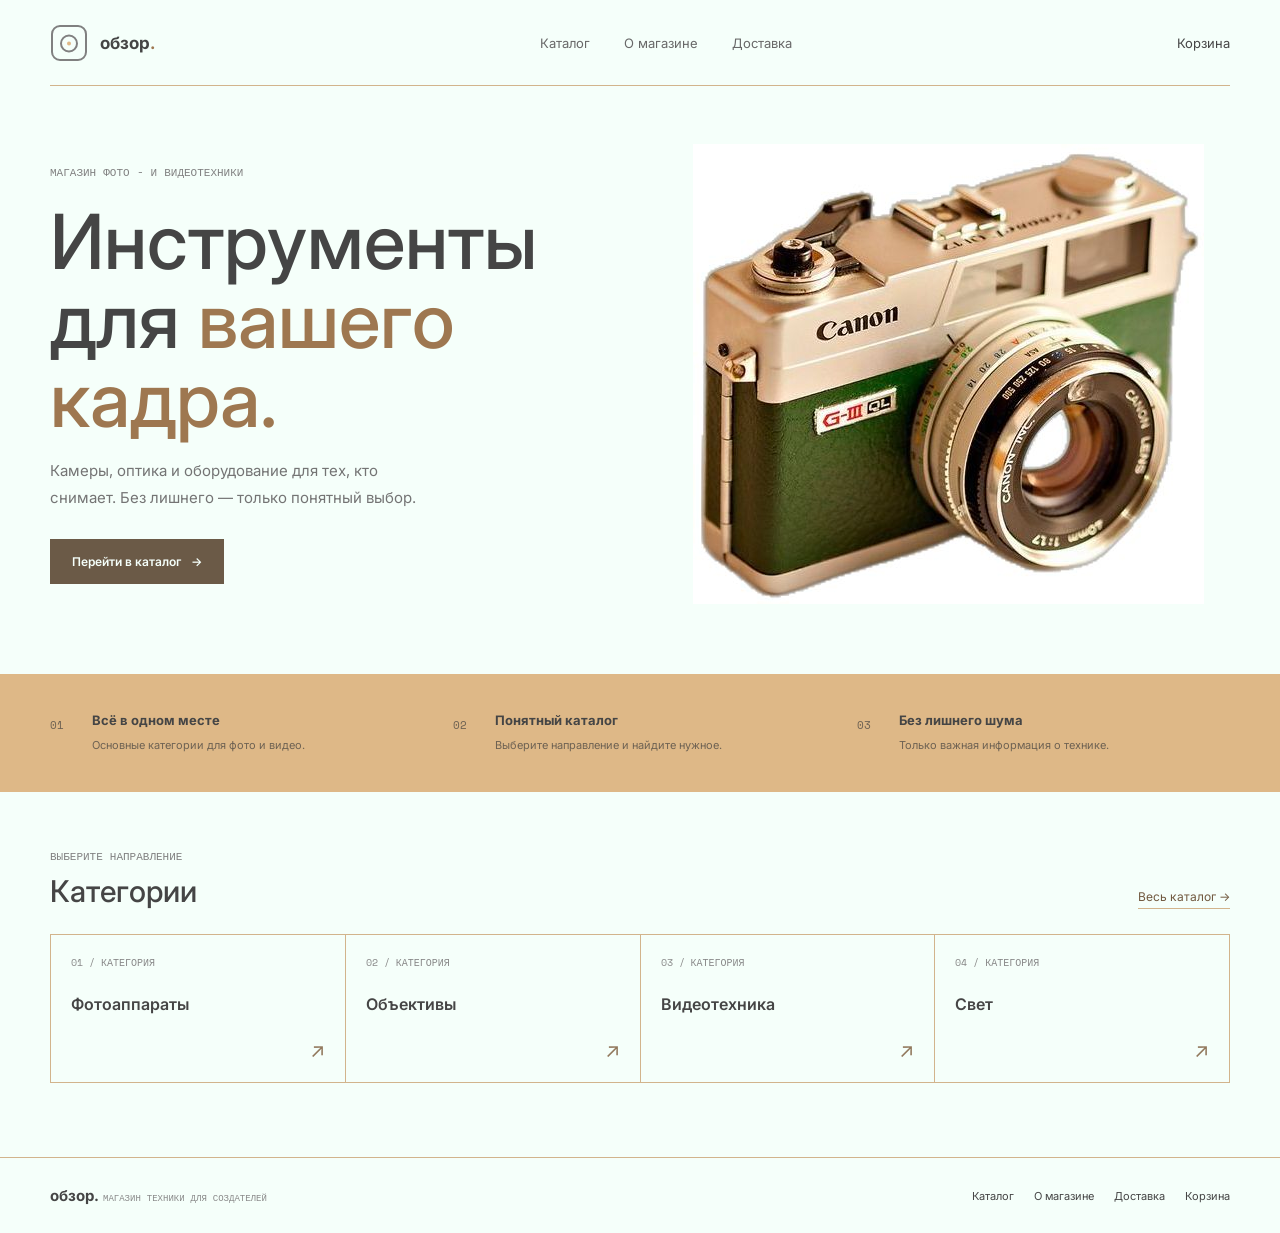
<file: index.html>
<!doctype html>
<html lang="ru">
<head>
	<meta charset="UTF-8">
	<meta name="viewport" content="width=device-width, initial-scale=1.0">
	<title>Магазин фото - и видеотехники — обзор.</title>
	<meta name="description" content="Магазин фото - и видеотехники.">
	<link rel="stylesheet" href="css/style.css">
</head>
<body>
	<div class="site-shell">

		<header class="header">
			<a href="index.html" class="brand">
    			<span class="brand-mark">
                    <svg width="36" height="36" viewBox="0 0 36 36" fill="none" xmlns="http://www.w3.org/2000/svg">
                        <rect x="1" y="1" width="34" height="34" rx="8" stroke="#808080" stroke-width="2"/>
                        <rect x="10" y="10.5" width="16" height="16" rx="8" stroke="#808080" stroke-width="2"/>
                        <rect x="16" y="16.5" width="4" height="4" rx="2" fill="#DEB887"/>
                    </svg>
    			</span>
				<span>обзор<span style="color:#9E7750">.</span></span>
			</a>
			<nav class="nav" aria-label="Основная навигация">
				<a href="catalog.html">Каталог</a>
				<a href="about.html">О магазине</a>
				<a href="delivery.html">Доставка</a>
			</nav>
			<a href="cart.html" class="cart-link">Корзина</a>
		</header>

		<main>
			<div class="container">
				<section class="hero">
					<div class="hero-copy">
						<div class="eyebrow">Магазин фото - и видеотехники</div>
						<h1>Инструменты<br>для <span>вашего кадра.</span></h1>
						<p>Камеры, оптика и оборудование для тех, кто снимает. Без лишнего — только понятный выбор.</p>
						<a href="catalog.html" class="button">Перейти в каталог <span>→</span></a>
					</div>
					<div class="hero-art">
					    <img src="assets/1.jpg" alt="Описание фото">
					</div>
				</section>
			</div>

			<section class="feature-band">
				<div class="container feature-row">
					<div class="feature">
						<span class="feature-index">01</span>
						<div>
							<strong>Всё в одном месте</strong>
							<span>Основные категории для фото и видео.</span>
						</div>
					</div>
					<div class="feature">
						<span class="feature-index">02</span>
						<div>
							<strong>Понятный каталог</strong>
							<span>Выберите направление и найдите нужное.</span>
						</div>
					</div>
					<div class="feature">
						<span class="feature-index">03</span>
						<div>
							<strong>Без лишнего шума</strong>
							<span>Только важная информация о технике.</span>
						</div>
					</div>
				</div>
			</section>

			<div class="container">
				<section class="section">
					<div class="section-head">
						<div>
							<div class="eyebrow">Выберите направление</div>
							<h2 class="section-title">Категории</h2>
						</div>
						<a href="catalog.html" class="text-link">Весь каталог →</a>
					</div>
					<div class="category-grid">
						<a href="catalog.html?category=Фотоаппараты" class="category-tile">
							<span class="category-number">01 / КАТЕГОРИЯ</span>
							<span class="category-name">Фотоаппараты</span>
							<span class="category-arrow">↗</span>
						</a>
						<a href="catalog.html?category=Объективы" class="category-tile">
							<span class="category-number">02 / КАТЕГОРИЯ</span>
							<span class="category-name">Объективы</span>
							<span class="category-arrow">↗</span>
						</a>
						<a href="catalog.html?category=Видеотехника" class="category-tile">
							<span class="category-number">03 / КАТЕГОРИЯ</span>
							<span class="category-name">Видеотехника</span>
							<span class="category-arrow">↗</span>
						</a>
						<a href="catalog.html?category=Свет" class="category-tile">
							<span class="category-number">04 / КАТЕГОРИЯ</span>
							<span class="category-name">Свет</span>
							<span class="category-arrow">↗</span>
						</a>
					</div>
				</section>

			</div>
		</main>

		<footer class="footer">
			<div class="footer-inner">
				<div class="footer-brand">
					обзор. <span class="footer-note">МАГАЗИН ТЕХНИКИ ДЛЯ СОЗДАТЕЛЕЙ</span>
				</div>
				<nav class="footer-nav">
					<a href="catalog.html">Каталог</a>
					<a href="about.html">О магазине</a>
					<a href="delivery.html">Доставка</a>
					<a href="cart.html">Корзина</a>
				</nav>
			</div>
		</footer>
	</div>
</body>
</html>
</file>
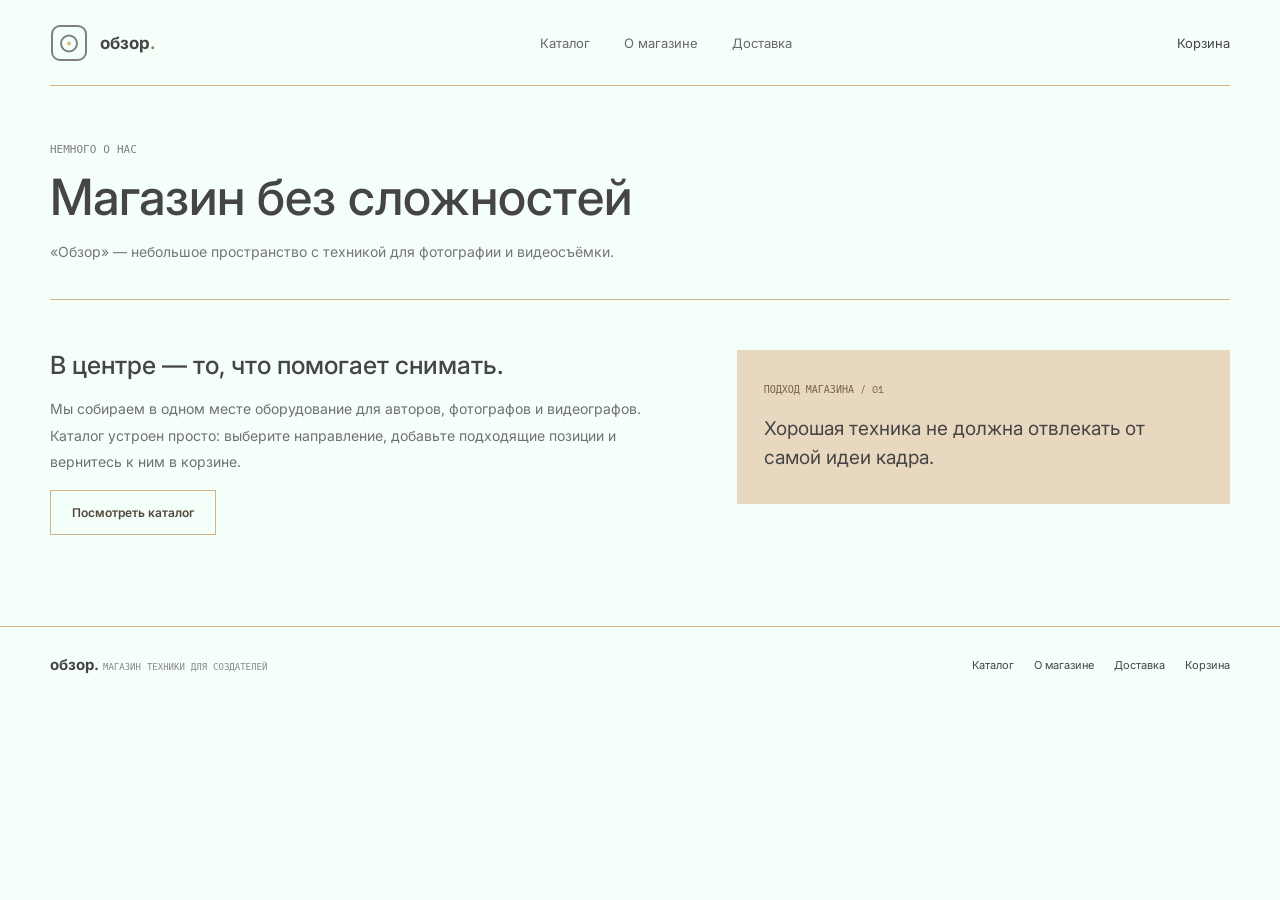
<file: about.html>
<!doctype html>
<html lang="ru">
<head>
	<meta charset="UTF-8">
	<meta name="viewport" content="width=device-width, initial-scale=1.0">
	<title>О магазине — обзор.</title>
	<meta name="description" content="Магазин фото - и видеотехники.">
	<link rel="stylesheet" href="css/style.css">
</head>
<body>
	<div class="site-shell">

		<header class="header">
			<a href="index.html" class="brand">
			    <span class="brand-mark">
                    <svg width="36" height="36" viewBox="0 0 36 36" fill="none" xmlns="http://www.w3.org/2000/svg">
                        <rect x="1" y="1" width="34" height="34" rx="8" stroke="#808080" stroke-width="2"/>
                        <rect x="10" y="10.5" width="16" height="16" rx="8" stroke="#808080" stroke-width="2"/>
                        <rect x="16" y="16.5" width="4" height="4" rx="2" fill="#DEB887"/>
                    </svg>
    			</span>
				<span>обзор<span style="color:#9E7750">.</span></span>
			</a>
			<nav class="nav" aria-label="Основная навигация">
				<a href="catalog.html">Каталог</a>
				<a href="about.html">О магазине</a>
				<a href="delivery.html">Доставка</a>
			</nav>
			<a href="cart.html" class="cart-link">Корзина</a>
		</header>

		<main>
			<div class="container">
				<div class="page-intro">
					<div class="eyebrow">Немного о нас</div>
					<h1>Магазин без сложностей</h1>
					<p>«Обзор» — небольшое пространство с техникой для фотографии и видеосъёмки.</p>
				</div>
				<div class="about-layout">
					<div class="about-copy">
						<h2>В центре — то, что помогает снимать.</h2>
						<p>Мы собираем в одном месте оборудование для авторов, фотографов и видеографов. Каталог устроен просто: выберите направление, добавьте подходящие позиции и вернитесь к ним в корзине.</p>
						<a href="catalog.html" class="button button-outline">Посмотреть каталог</a>
					</div>
					<aside class="about-note">
						<small>ПОДХОД МАГАЗИНА / 01</small>
						<p>Хорошая техника не должна отвлекать от самой идеи кадра.</p>
					</aside>
				</div>
			</div>
		</main>

		<footer class="footer">
			<div class="footer-inner">
				<div class="footer-brand">
					обзор. <span class="footer-note">МАГАЗИН ТЕХНИКИ ДЛЯ СОЗДАТЕЛЕЙ</span>
				</div>
				<nav class="footer-nav">
					<a href="catalog.html">Каталог</a>
					<a href="about.html">О магазине</a>
					<a href="delivery.html">Доставка</a>
					<a href="cart.html">Корзина</a>
				</nav>
			</div>
		</footer>
	</div>
</body>
</html>
</file>
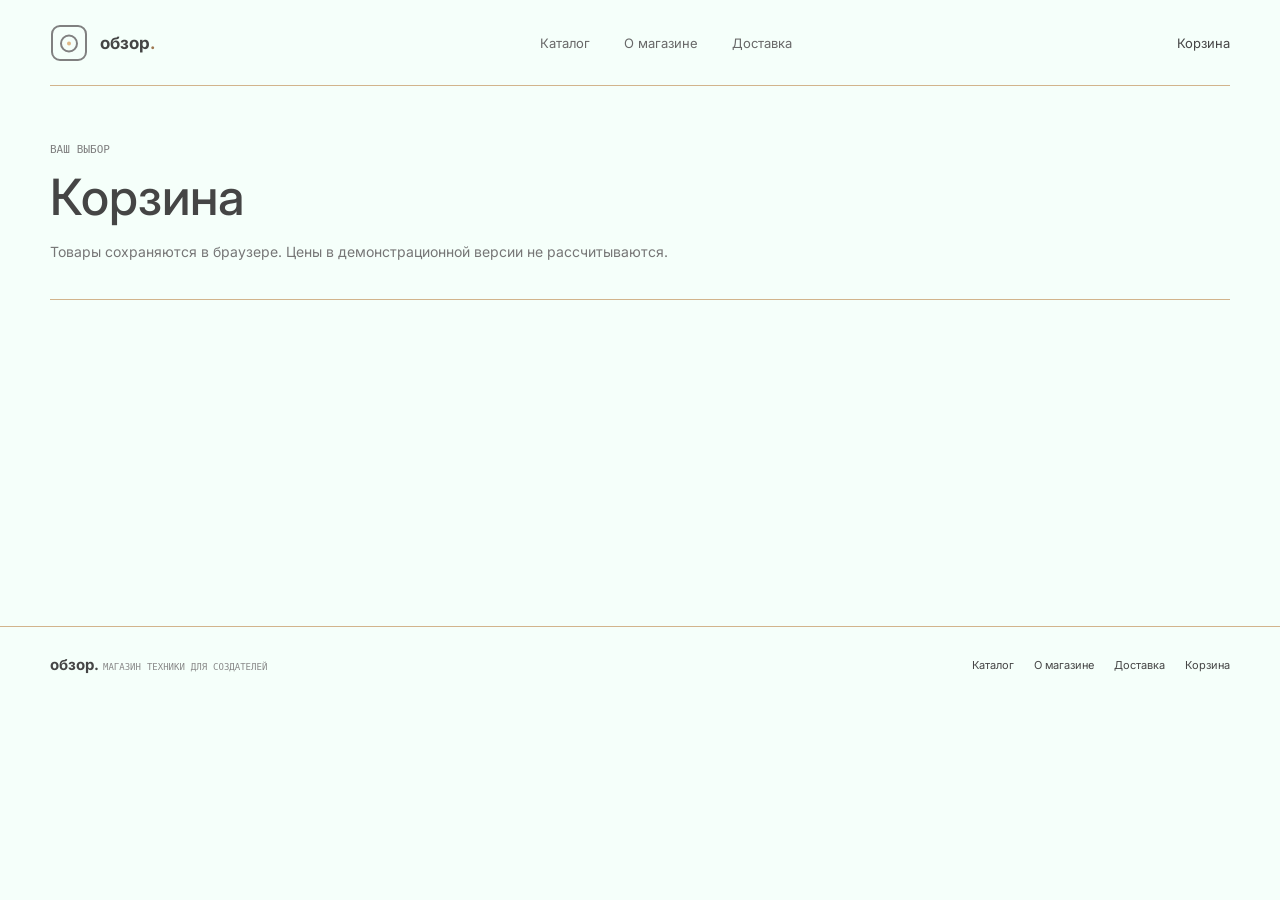
<file: cart.html>
<!doctype html>
<html lang="ru">
<head>
	<meta charset="UTF-8">
	<meta name="viewport" content="width=device-width, initial-scale=1.0">
	<title>Корзина — обзор.</title>
	<meta name="description" content="Магазин фото - и видеотехники.">
	<link rel="stylesheet" href="css/style.css">
</head>
<body>
	<div class="site-shell">

		<header class="header">
			<a href="index.html" class="brand">
			    <span class="brand-mark">
                    <svg width="36" height="36" viewBox="0 0 36 36" fill="none" xmlns="http://www.w3.org/2000/svg">
                        <rect x="1" y="1" width="34" height="34" rx="8" stroke="#808080" stroke-width="2"/>
                        <rect x="10" y="10.5" width="16" height="16" rx="8" stroke="#808080" stroke-width="2"/>
                        <rect x="16" y="16.5" width="4" height="4" rx="2" fill="#DEB887"/>
                    </svg>
    			</span>
				<span>обзор<span style="color:#9E7750">.</span></span>
			</a>
			<nav class="nav" aria-label="Основная навигация">
				<a href="catalog.html">Каталог</a>
				<a href="about.html">О магазине</a>
				<a href="delivery.html">Доставка</a>
			</nav>
			<a href="cart.html" class="cart-link">Корзина </a>
		</header>

		<main>
			<div class="container">
				<div class="page-intro">
					<div class="eyebrow">Ваш выбор</div>
					<h1>Корзина</h1>
					<p>Товары сохраняются в браузере. Цены в демонстрационной версии не рассчитываются.</p>
				</div>
				<div id="cart-content"></div>
			</div>
		</main>

		<footer class="footer">
			<div class="footer-inner">
				<div class="footer-brand">
					обзор. <span class="footer-note">МАГАЗИН ТЕХНИКИ ДЛЯ СОЗДАТЕЛЕЙ</span>
				</div>
				<nav class="footer-nav">
					<a href="catalog.html">Каталог</a>
					<a href="about.html">О магазине</a>
					<a href="delivery.html">Доставка</a>
					<a href="cart.html">Корзина</a>
				</nav>
			</div>
		</footer>
	</div>
</body>
</html>
</file>
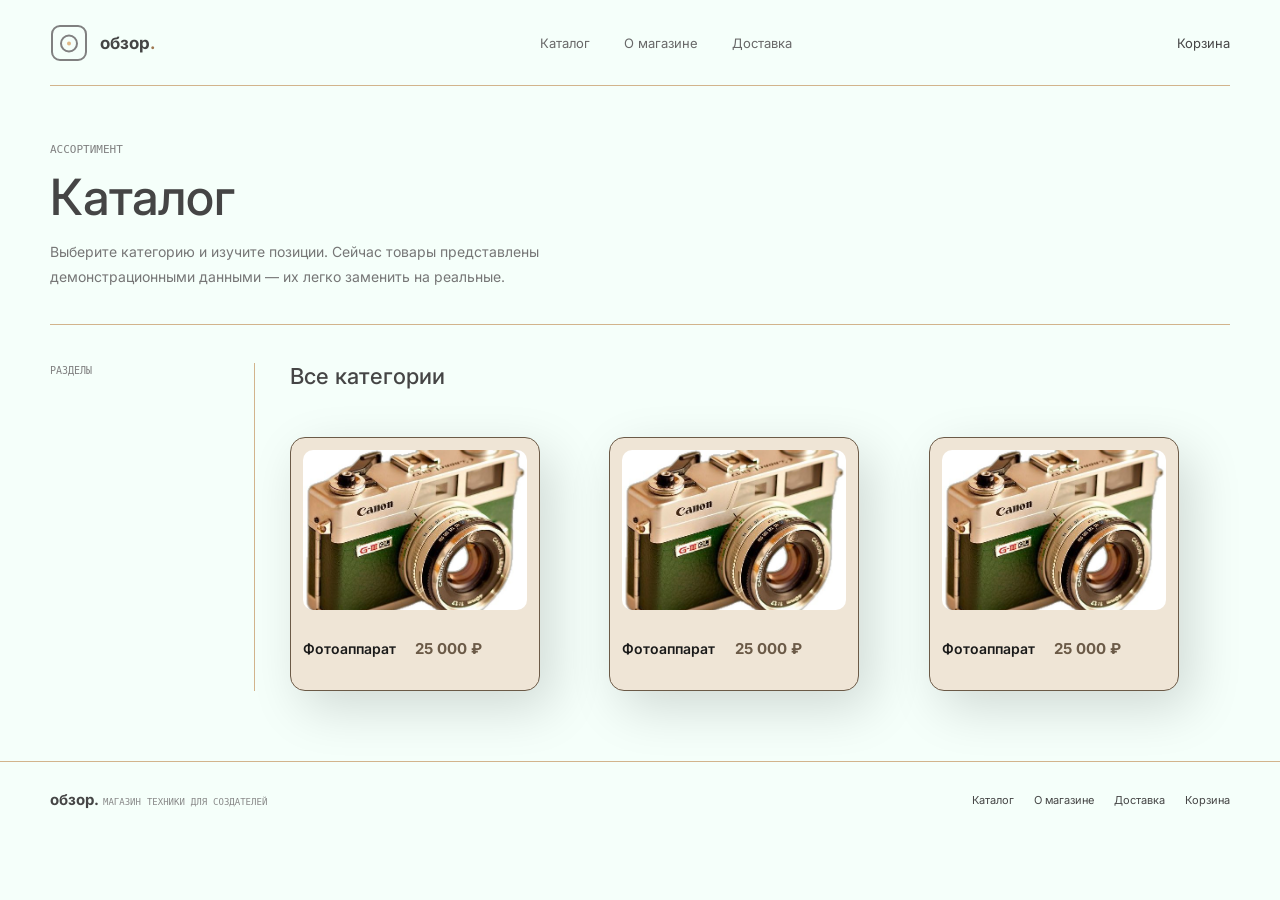
<file: catalog.html>
<!doctype html>
<html lang="ru">
<head>
	<meta charset="UTF-8">
	<meta name="viewport" content="width=device-width, initial-scale=1.0">
	<title>Каталог — обзор.</title>
	<meta name="description" content="Магазин фото - и видеотехники.">
	<link rel="stylesheet" href="css/style.css">
</head>
<body>
	<div class="site-shell">

		<header class="header">
			<a href="index.html" class="brand">
			    <span class="brand-mark">
                    <svg width="36" height="36" viewBox="0 0 36 36" fill="none" xmlns="http://www.w3.org/2000/svg">
                        <rect x="1" y="1" width="34" height="34" rx="8" stroke="#808080" stroke-width="2"/>
                        <rect x="10" y="10.5" width="16" height="16" rx="8" stroke="#808080" stroke-width="2"/>
                        <rect x="16" y="16.5" width="4" height="4" rx="2" fill="#DEB887"/>
                    </svg>
    			</span>
				<span>обзор<span style="color:#9E7750">.</span></span>
			</a>
			<nav class="nav" aria-label="Основная навигация">
				<a href="catalog.html">Каталог</a>
				<a href="about.html">О магазине</a>
				<a href="delivery.html">Доставка</a>
			</nav>
			<a href="cart.html" class="cart-link">Корзина</a>
		</header>

		<main>
			<div class="container">
				<div class="page-intro">
					<div class="eyebrow">Ассортимент</div>
					<h1>Каталог</h1>
					<p>Выберите категорию и изучите позиции. Сейчас товары представлены демонстрационными данными — их легко заменить на реальные.</p>
				</div>
				<div class="catalog-layout">
					<aside class="catalog-side">
						<h2>РАЗДЕЛЫ</h2>
						<div></div>
					</aside>
					<section class="catalog-main">
						<h2 class="section-title">Все категории</h2>
						<div class="catalog-cats"></div>
						<div class="products">
                            <div class="card">
                                <img src="assets/1.jpg">
                                <div class="card-bottom">
                                    <div class="title">Фотоаппарат</div>
                                    <div class="price">25 000 ₽</div>
                                </div>
                            </div>
                            <div class="card">
                                <img src="assets/1.jpg">
                                <div class="card-bottom">
                                    <div class="title">Фотоаппарат</div>
                                    <div class="price">25 000 ₽</div>
                                </div>
                            </div>
                            <div class="card">
                                <img src="assets/1.jpg">
                                <div class="card-bottom">
                                    <div class="title">Фотоаппарат</div>
                                    <div class="price">25 000 ₽</div>
                                </div>
                            </div>
						</div>
					</section>
				</div>
			</div>
		</main>

		<footer class="footer">
			<div class="footer-inner">
				<div class="footer-brand">
					обзор. <span class="footer-note">МАГАЗИН ТЕХНИКИ ДЛЯ СОЗДАТЕЛЕЙ</span>
				</div>
				<nav class="footer-nav">
					<a href="catalog.html">Каталог</a>
					<a href="about.html">О магазине</a>
					<a href="delivery.html">Доставка</a>
					<a href="cart.html">Корзина</a>
				</nav>
			</div>
		</footer>
	</div>
</body>
</html>
</file>
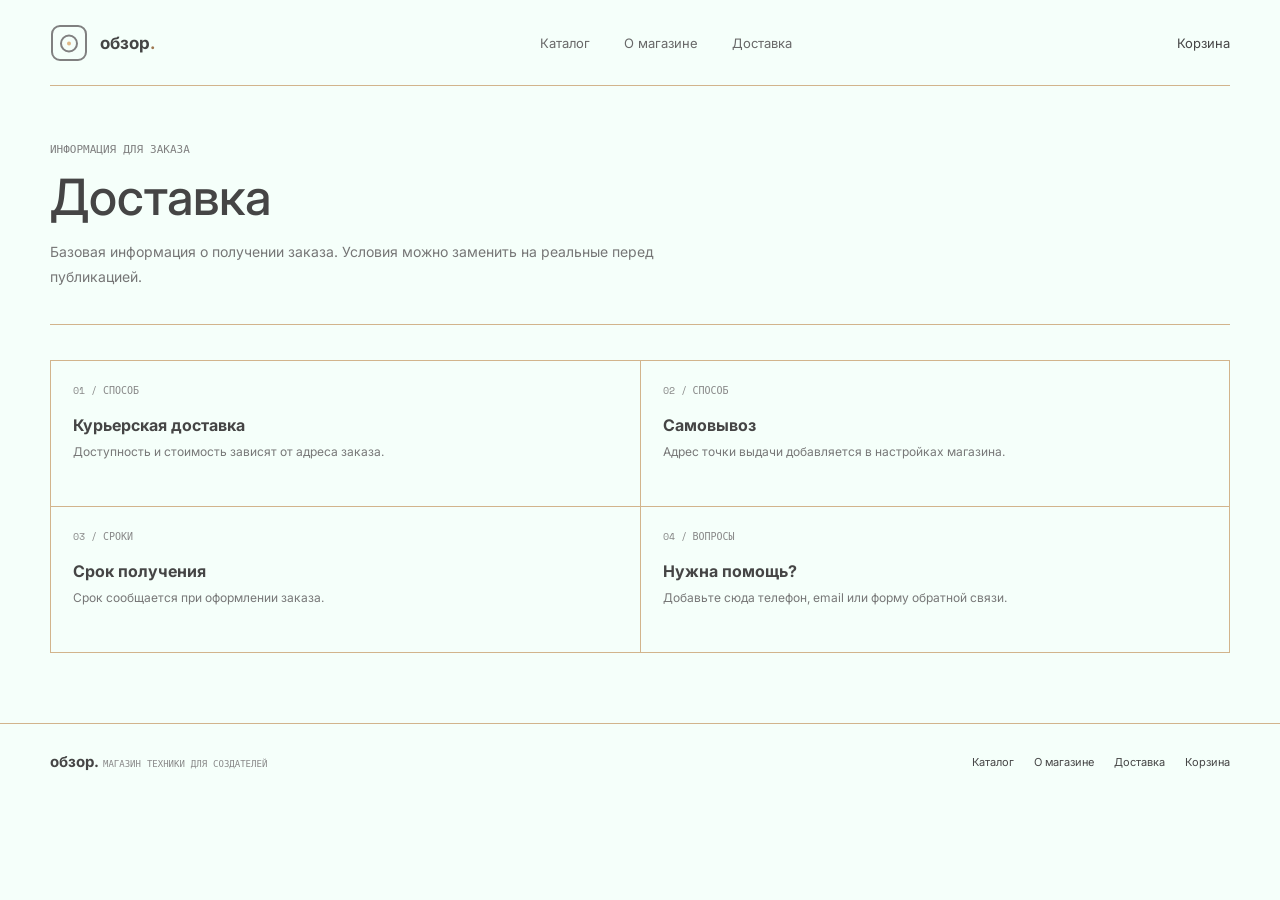
<file: delivery.html>
<!doctype html>
<html lang="ru">
<head>
	<meta charset="UTF-8">
	<meta name="viewport" content="width=device-width, initial-scale=1.0">
	<title>Доставка — обзор.</title>
	<meta name="description" content="Магазин фото - и видеотехники.">
	<link rel="stylesheet" href="css/style.css">
</head>
<body>
	<div class="site-shell">

		<header class="header">
			<a href="index.html" class="brand">
			    <span class="brand-mark">
                    <svg width="36" height="36" viewBox="0 0 36 36" fill="none" xmlns="http://www.w3.org/2000/svg">
                        <rect x="1" y="1" width="34" height="34" rx="8" stroke="#808080" stroke-width="2"/>
                        <rect x="10" y="10.5" width="16" height="16" rx="8" stroke="#808080" stroke-width="2"/>
                        <rect x="16" y="16.5" width="4" height="4" rx="2" fill="#DEB887"/>
                    </svg>
    			</span>
				<span>обзор<span style="color:#9E7750">.</span></span>
			</a>
			<nav class="nav" aria-label="Основная навигация">
				<a href="catalog.html">Каталог</a>
				<a href="about.html">О магазине</a>
				<a href="delivery.html">Доставка</a>
			</nav>
			<a href="cart.html" class="cart-link">Корзина</a>
		</header>

		<main>
			<div class="container">
				<div class="page-intro">
					<div class="eyebrow">Информация для заказа</div>
					<h1>Доставка</h1>
					<p>Базовая информация о получении заказа. Условия можно заменить на реальные перед публикацией.</p>
				</div>
				<div class="info-grid">
					<article class="info-block">
						<span>01 / СПОСОБ</span>
						<strong>Курьерская доставка</strong>
						<p>Доступность и стоимость зависят от адреса заказа.</p>
					</article>
					<article class="info-block">
						<span>02 / СПОСОБ</span>
						<strong>Самовывоз</strong>
						<p>Адрес точки выдачи добавляется в настройках магазина.</p>
					</article>
					<article class="info-block">
						<span>03 / СРОКИ</span>
						<strong>Срок получения</strong>
						<p>Срок сообщается при оформлении заказа.</p>
					</article>
					<article class="info-block">
						<span>04 / ВОПРОСЫ</span>
						<strong>Нужна помощь?</strong>
						<p>Добавьте сюда телефон, email или форму обратной связи.</p>
					</article>
				</div>
			</div>
		</main>

		<footer class="footer">
			<div class="footer-inner">
				<div class="footer-brand">
					обзор. <span class="footer-note">МАГАЗИН ТЕХНИКИ ДЛЯ СОЗДАТЕЛЕЙ</span>
				</div>
				<nav class="footer-nav">
					<a href="catalog.html">Каталог</a>
					<a href="about.html">О магазине</a>
					<a href="delivery.html">Доставка</a>
					<a href="cart.html">Корзина</a>
				</nav>
			</div>
		</footer>
	</div>
</body>
</html>
</file>
<file: css/style.css>
@import url('https://fonts.googleapis.com/css2?family=Inter:wght@400;500;600;700&family=Space+Mono:wght@400;700&display=swap');

:root {
	--bg: #f5fffa;
	--ink: #454545;
	--muted: #777;
	--line: #d2b48c;
	--sand: #deb887;
	--brown: #6b5a47;
	--cream: #efe5d6;
	--soft: #e7d4b8;
}

* {
	box-sizing: border-box;
}

html {
	scroll-behavior: smooth;
}

body {
	margin: 0;
	background: var(--bg);
	color: var(--ink);
	font-family: Inter, Arial, sans-serif;
}

a {
	color: inherit;
	text-decoration: none;
}

button {
	font: inherit;
}

img {
	max-width: 100%;
	display: block;
}

.container {
	width: min(1180px, calc(100% - 48px));
	margin: auto;
}

.header {
	width: min(1180px, calc(100% - 48px));
	margin: auto;
	min-height: 86px;
	border-bottom: 1px solid var(--line);
	display: flex;
	align-items: center;
	justify-content: space-between;
	gap: 24px;
}

.brand {
	display: flex;
	align-items: center;
	gap: 12px;
	font-weight: 700;
	font-size: 17px;
}

.brand-mark {
	width: 38px;
	height: 38px;
	display: grid;
	place-items: center;
	position: relative;
}

.nav {
	display: flex;
	gap: 34px;
	font-size: 13px;
	color: #686868;
}

.nav a:hover,
.nav a.active {
	color:var(--brown);
}

.cart-link {
	display: flex;
	align-items: center;
	gap: 9px;
	font-size: 13px;
}

main {
	min-height: 60vh;
}

.hero {
	display: grid;
	grid-template-columns: 1fr 1fr;
	gap: 52px;
	min-height: 500px;
	padding: 58px 0 70px;
}

.hero-copy {
	display: flex;
	flex-direction: column;
	justify-content: center;
	align-items: flex-start;
}

.eyebrow {
	font: 11px 'Space Mono', monospace;
	text-transform: uppercase;
	color: #808080;
}

.hero h1 {
	font-size: clamp(42px, 6.1vw, 76px);
	line-height: 1.04;
	font-weight: 500;
	margin: 22px 0 18px;
}

.hero h1 span {
	color: #9e7750;
}

.hero p {
	font-size: 15px;
	color: #747474;
	line-height: 1.8;
	max-width: 380px;
	margin: 0 0 28px;
}

.button {
	display: inline-flex;
	align-items: center;
	justify-content: center;
	gap: 10px;
	padding: 14px 21px;
	border: 1px solid var(--brown);
	background: var(--brown);
	color: var(--bg);
	font-size: 12px;
	font-weight: 600;
	cursor: pointer;
	transition: .2s;
}

.button:hover {
	background: var(--sand);
	color: #3c352d;
	border-color: var(--sand);
	transform: translateY(-1px);
}

.button-outline {
	background: transparent;
	color: #514538;
	border-color: var(--line);
}

.hero-art {
	min-height: 370px;
	position: relative;
	overflow: hidden;
	display: flex;
	align-items: center;
	justify-content: center;
}

.art-index {
	right: 24px;
	bottom: 21px;
}

.camera-placeholder {
	width: 50%;
	aspect-ratio: 1.35;
	background: #777;
	border: 1px solid #625c55;
	position: relative;
	box-shadow: 18px 18px 0 rgba(82, 67, 49, .10);
	display: grid;
	place-items: center;
}

.camera-mark {
	position: absolute;
	right: 10%;
	top: 12%;
	width: 7px;
	height: 7px;
	border-radius: 50%;
	background: var(--sand);
}

.feature-band {
	padding: 38px 0;
	background: var(--sand);
}

.feature-row {
	display: grid;
	grid-template-columns: repeat(3, 1fr);
	gap: 30px;
}

.feature {
	display: flex;
	gap: 15px;
}

.feature-index {
	font: 11px 'Space Mono', monospace;
	color: #72583b;
	padding-top: 5px;
	min-width: 27px;
}

.feature strong {
	display: block;
	font-size: 13px;
	margin-bottom: 5px;
}

.feature span {
	color: #6e6253;
	font-size: 11px;
	line-height: 1.55;
}

.section {
	padding: 56px 0 74px;
}

.section-head {
	display: flex;
	align-items: flex-end;
	justify-content: space-between;
	gap: 20px;
	margin-bottom: 25px;
}

.section-title {
	font-size: 30px;
	font-weight: 500;
	margin: 9px 0 0;
}

.text-link {
	color: #71593f;
	border-bottom: 1px solid var(--line);
	padding-bottom: 4px;
	font-size: 12px;
}

.category-grid {
	display: grid;
	grid-template-columns: repeat(4, 1fr);
	border-top: 1px solid var(--line);
	border-left: 1px solid var(--line);
}

.category-tile {
	min-height: 148px;
	padding: 20px;
	border-right: 1px solid var(--line);
	border-bottom: 1px solid var(--line);
	display: flex;
	flex-direction: column;
	justify-content: space-between;
}

.category-tile:hover {
	background: #f0e3cf;
}

.category-number {
	font: 10px 'Space Mono', monospace;
	color: #888;
}

.category-name {
	font-size: 16px;
	font-weight: 600;
}

.category-arrow {
	align-self: flex-end;
	font-size: 20px;
	color: #92795d;
}

.products {
	display: grid;
	grid-template-columns: repeat(3, minmax(0, 1fr));
	gap: 18px;
}

.product-card {
	border: 1px solid var(--line);
	background: rgba(255, 255, 255, .3);
}

.product-placeholder {
	aspect-ratio: 1.38;
	position: relative;
	display: grid;
	place-items: center;
	background: var(--cream);
	overflow: hidden;
}

.product-placeholder::before {
	content: "";
	position: absolute;
	width: 37%;
	aspect-ratio: 1.24;
	background: #858585;
	border: 1px solid #6b665e;
}

.product-placeholder::after {
	content: "";
	position: absolute;
	width: 16%;
	aspect-ratio: 1;
	border: 5px solid #b5b5b5;
	background: #555;
	border-radius: 50%;
}

.placeholder-label {
	position: absolute;
	top: 13px;
	left: 14px;
	color: #777;
	font: 9px 'Space Mono', monospace;
}

.product-info {
	padding: 17px;
}

.product-info h3 {
	margin: 0 0 7px;
	font-size: 14px;
}

.product-info p {
	margin: 0 0 14px;
	color: #858585;
	font-size: 11px;
	line-height: 1.55;
}

.product-actions {
	display: flex;
	align-items: center;
	justify-content: space-between;
	gap: 10px;
}

.product-unavailable {
	font: 10px 'Space Mono', monospace;
	color: #777;
}

.product-actions .button {
	font-size: 10px;
	padding: 10px 12px;
}

.page-intro {
	padding: 55px 0 35px;
	border-bottom: 1px solid var(--line);
}

.page-intro h1 {
	margin: 10px 0 12px;
	font-size: 50px;
	font-weight: 500;
}

.page-intro p {
	color: #767676;
	font-size: 14px;
	line-height: 1.8;
	max-width: 620px;
	margin: 0;
}

.catalog-layout {
	display: grid;
	grid-template-columns: 205px 1fr;
	gap: 35px;
	padding: 38px 0 70px;
}

.catalog-side {
	border-right: 1px solid var(--line);
	padding-right: 22px;
}

.catalog-side h2 {
	font: 10px 'Space Mono', monospace;
	color: #808080;
	margin: 0 0 16px;
}

.catalog-filter {
	display: block;
	width: 100%;
	text-align: left;
	padding: 10px 0;
	font-size: 13px;
	color: #555;
	border: 0;
	border-bottom: 1px solid rgba(210, 180, 140, .45);
	background: transparent;
	cursor: pointer;
}

.catalog-filter:hover,
.catalog-filter.active {
	color: #9e7750;
}

.catalog-main .section-title {
	margin: 0 0 18px;
	font-size: 22px;
}

.catalog-cats {
	display: flex;
	flex-wrap: wrap;
	gap: 8px;
	margin-bottom: 30px;
}

.catalog-cats button {
	padding: 8px 12px;
	border: 1px solid var(--line);
	background: transparent;
	font-size: 11px;
	cursor: pointer;
}

.catalog-cats button:hover,
.catalog-cats button.active {
	background: #f0e3cf;
}
.card {
  box-sizing: border-box;
  width: 250px;
  height: 254px;
  padding: 12px;
  background: var(--cream);
  border: 1px solid var(--brown);
  box-shadow: 12px 17px 51px rgba(0, 0, 0, 0.15);
  backdrop-filter: blur(6px);
  border-radius: 15px;
  cursor: pointer;
  transition: all 0.15s;
  display: flex;
  flex-direction: column;
  align-items: stretch;
  justify-content: flex-start;
  user-select: none;
  font-weight: bolder;
  color: black;
  overflow: hidden;
}

.card:hover {
  transform: scale(1.05);
}

.card img {
  width: 100%;
  height: 160px;
  object-fit: cover;
  border-radius: 10px;
  display: block;
  flex-shrink: 0;
}

.card-bottom {
  margin-top: auto;
  margin-bottom: 20px;
  display: flex;
  align-items: baseline;
  justify-content: space-between;
  gap: 8px;
  width: 80%;
}

.card .title {
  font-size: 14px;
  font-weight: 600;
  color: #1a1a1a;
  text-align: left;
  white-space: nowrap;
  overflow: hidden;
  text-overflow: ellipsis;
  flex: 1;
}

.card .price {
  font-size: 15px;
  font-weight: 700;
  color: var(--brown);
  white-space: nowrap;
}

.about-layout {
	display: grid;
	grid-template-columns: 1fr .8fr;
	gap: 70px;
	padding: 50px 0 80px;
}

.about-copy h2 {
	font-size: 25px;
	font-weight: 500;
	margin: 0 0 16px;
}

.about-copy p {
	max-width: 600px;
	color: #707070;
	font-size: 14px;
	line-height: 1.9;
}

.about-note {
	background: #e9d8c0;
	padding: 27px;
	align-self: start;
}

.about-note small {
	font: 10px 'Space Mono', monospace;
	color: #76634c;
}

.about-note p {
	font-size: 19px;
	line-height: 1.5;
	margin: 18px 0 5px;
}

.info-grid {
	display: grid;
	grid-template-columns: repeat(2, 1fr);
	gap: 1px;
	border: 1px solid var(--line);
	background: var(--line);
	margin: 35px 0 70px;
}

.info-block {
	background: var(--bg);
	min-height: 145px;
	padding: 22px;
}

.info-block span {
	display: block;
	font: 10px 'Space Mono', monospace;
	color: #888;
	margin-bottom: 17px;
}

.info-block strong {
	font-size: 16px;
	display: block;
	margin-bottom: 7px;
}

.info-block p {
	color: #777;
	margin: 0;
	font-size: 12px;
	line-height: 1.6;
}

.cart-layout {
	display: grid;
	grid-template-columns: 1fr 300px;
	gap: 40px;
	padding: 35px 0 80px;
	align-items: start;
}

.cart-row {
	display: grid;
	grid-template-columns: 130px 1fr auto;
	gap: 20px;
	padding: 18px 0;
	border-bottom: 1px solid var(--line);
	align-items: center;
}

.cart-thumb {
	background: var(--cream);
	aspect-ratio: 1.25;
	position: relative;
	display: grid;
	place-items: center;
}

.cart-thumb::before {
	content: "";
	width: 45%;
	aspect-ratio: 1.3;
	background: #858585;
	border: 1px solid #666;
}

.cart-product h3 {
	font-size: 14px;
	margin: 0 0 6px;
}

.cart-product p {
	font-size: 10px;
	color: #858585;
	margin: 0;
}

.quantity {
	display: flex;
	align-items: center;
	gap: 9px;
	margin-top: 13px;
}

.quantity button {
	width: 26px;
	height: 26px;
	background: transparent;
	border: 1px solid var(--line);
	cursor: pointer;
}

.quantity span {
	min-width: 19px;
	text-align: center;
	font: 12px 'Space Mono', monospace;
}

.remove-button {
	border: 0;
	background: transparent;
	color: #777;
	cursor: pointer;
	padding: 7px;
	font-size: 11px;
	text-decoration: underline;
}

.cart-summary {
	background: var(--cream);
	padding: 23px;
}

.cart-summary h2 {
	font-size: 17px;
	margin: 0 0 20px;
}

.cart-summary p {
	color: #737373;
	font-size: 12px;
	line-height: 1.65;
	border-top: 1px solid var(--line);
	padding-top: 14px;
}

.cart-summary .button {
	width: 100%;
	margin-top: 6px;
}

.empty-cart {
	text-align: center;
	padding: 65px 20px 85px;
	border: 1px solid var(--line);
	margin: 35px 0 80px;
}

.empty-mark {
	width: 55px;
	height: 55px;
	border: 1px solid var(--line);
	margin: 0 auto 20px;
	display: grid;
	place-items: center;
	color: #92795d;
	font: 20px 'Space Mono', monospace;
}

.empty-cart h2 {
	font-size: 21px;
	font-weight: 500;
	margin: 0 0 10px;
}

.empty-cart p {
	color: #808080;
	font-size: 12px;
	margin-bottom: 22px;
}

.footer {
	border-top: 1px solid var(--line);
	padding: 28px 0;
}

.footer-inner {
	width: min(1180px, calc(100% - 48px));
	margin: auto;
	display: flex;
	align-items: center;
	justify-content: space-between;
	gap: 25px;
}

.footer-brand {
	font-weight: 700;
	font-size: 15px;
}

.footer-note {
	font: 9px 'Space Mono', monospace;
	color: #888;
}

.footer-nav {
	display: flex;
	gap: 20px;
	font-size: 11px;
}

.footer-nav a:hover {
	color: #9e7750;
}

.notice {
	position: fixed;
	right: 22px;
	bottom: 22px;
	background: #454545;
	color: #fff;
	padding: 12px 16px;
	font: 11px 'Space Mono', monospace;
	z-index: 10;
}

@media (max-width: 820px) {
	.hero {
		grid-template-columns: 1fr;
		gap: 30px;
	}

	.hero-art {
		min-height: 300px;
	}

	.products {
		grid-template-columns: repeat(2, 1fr);
	}

	.category-grid {
		grid-template-columns: repeat(2, 1fr);
	}

	.catalog-layout {
		grid-template-columns: 1fr;
	}

	.catalog-side {
		border-right: 0;
		border-bottom: 1px solid var(--line);
		padding: 0 0 16px;
	}

	.catalog-side div {
		display: flex;
		flex-wrap: wrap;
		gap: 0 18px;
	}

	.about-layout,
	.cart-layout {
		grid-template-columns: 1fr;
		gap: 25px;
	}

	.feature-row {
		grid-template-columns: 1fr;
		gap: 22px;
	}
}

@media (max-width: 520px) {

	.container,
	.header,
	.footer-inner {
		width: calc(100% - 32px);
	}

	.header {
		min-height: 72px;
		gap: 14px;
	}

	.brand {
		font-size: 15px;
	}

	.brand-mark {
		width: 33px;
		height: 33px;
	}

	.nav {
		overflow-x: auto;
		white-space: nowrap;
		gap: 18px;
	}

	.cart-link {
		font-size: 0;
	}

	.cart-link {
		font-size: 11px;
	}

	.hero {
		padding: 40px 0 50px;
	}

	.hero h1 {
		font-size: 43px;
	}

	.hero-art {
		min-height: 240px;
	}

	.section {
		padding: 42px 0 53px;
	}

	.section-title {
		font-size: 25px;
	}

	.products {
		grid-template-columns: 1fr;
	}

	.category-tile {
		min-height: 123px;
		padding: 15px;
	}

	.info-grid {
		grid-template-columns: 1fr;
	}

	.cart-row {
		grid-template-columns: 82px 1fr;
		gap: 13px;
	}

	.cart-thumb {
		grid-row: span 2;
	}

	.remove-button {
		grid-column: 2;
		justify-self: start;
	}

	.footer-inner {
		align-items: flex-start;
		flex-direction: column;
		gap: 14px;
	}
}
</file>
